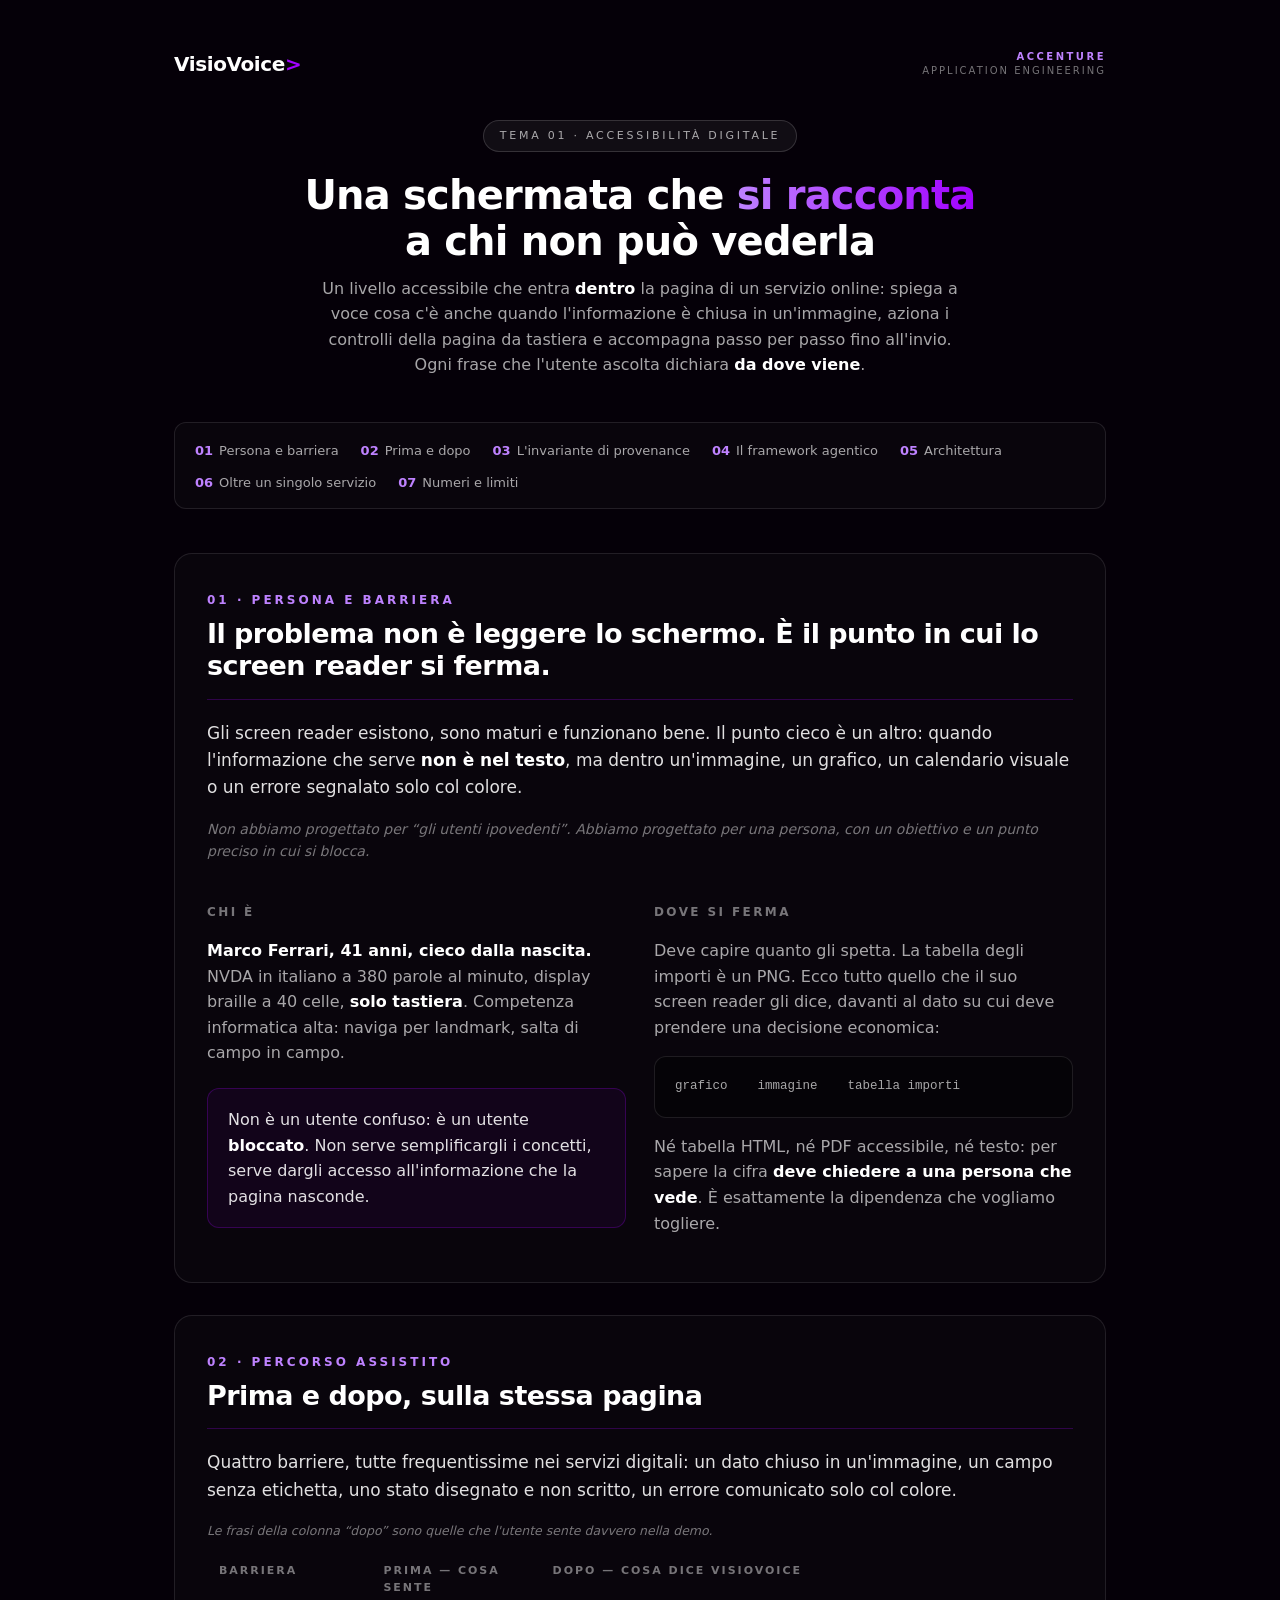
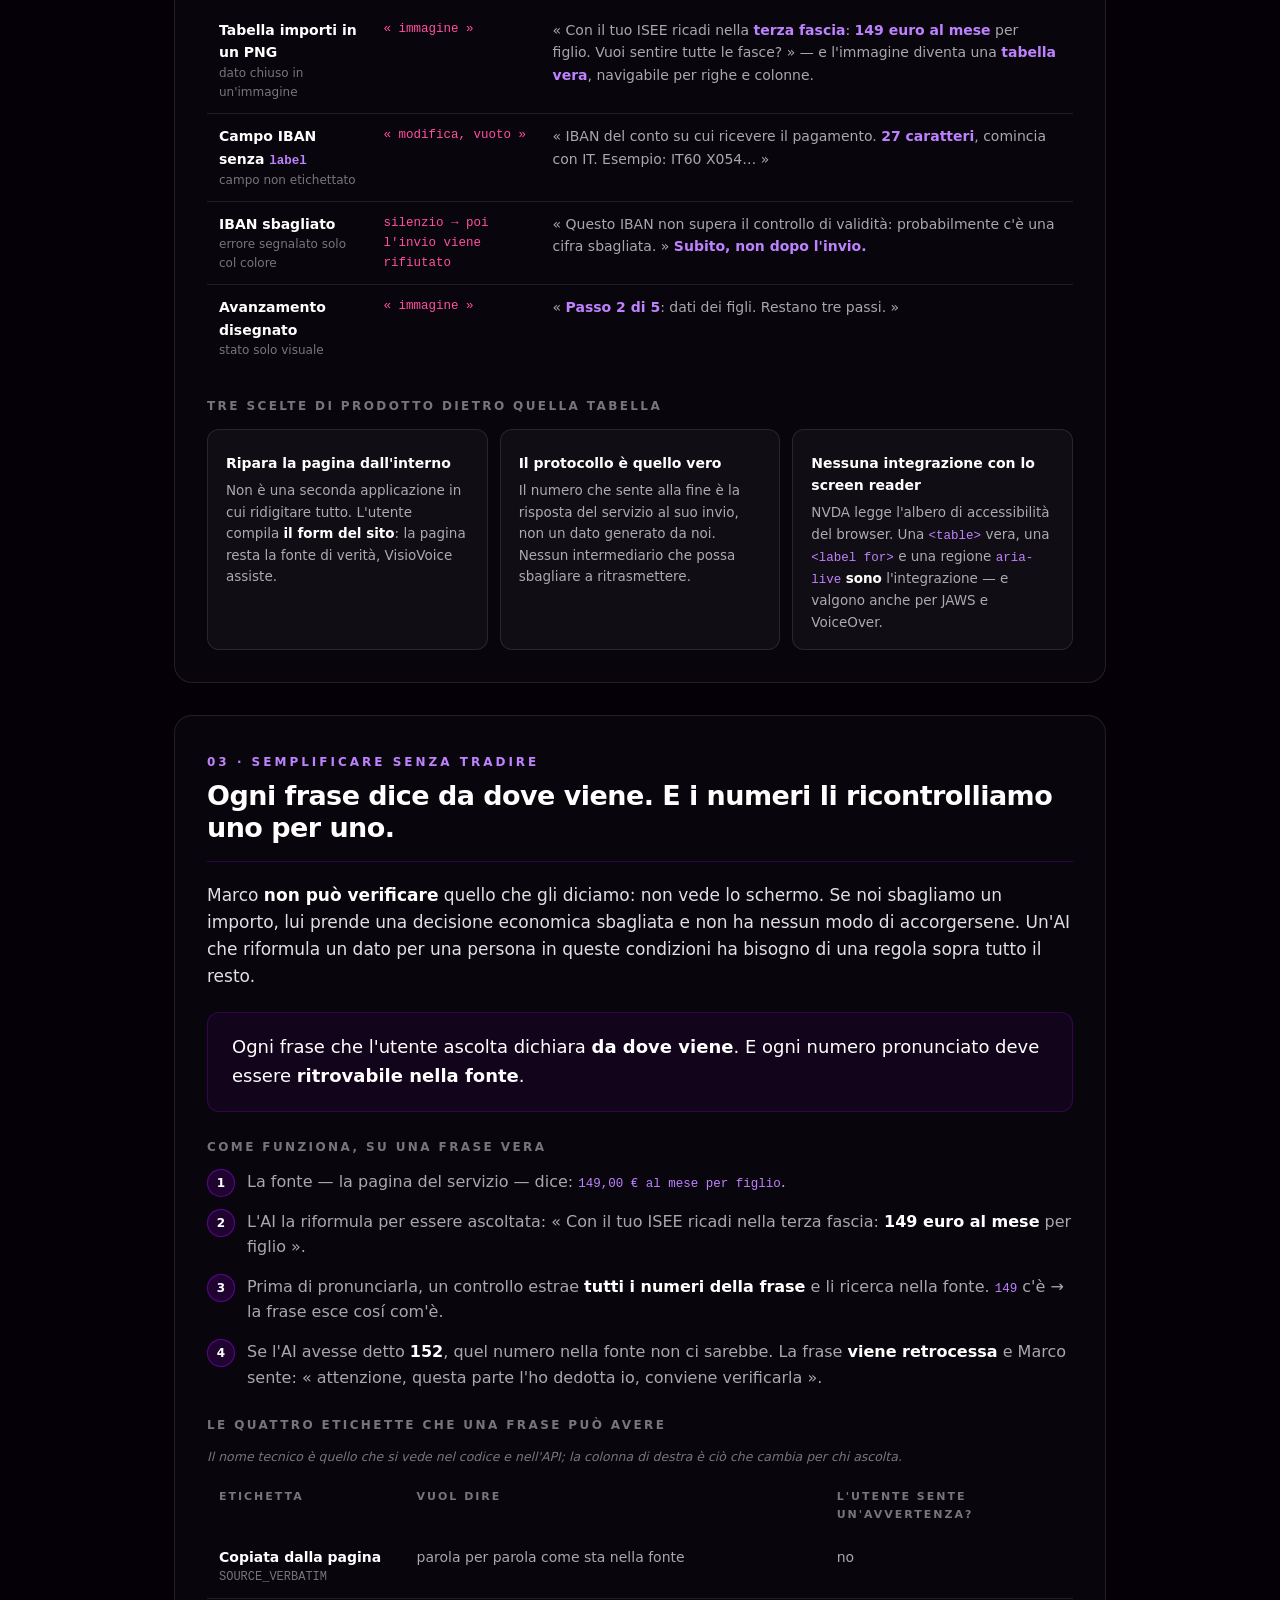
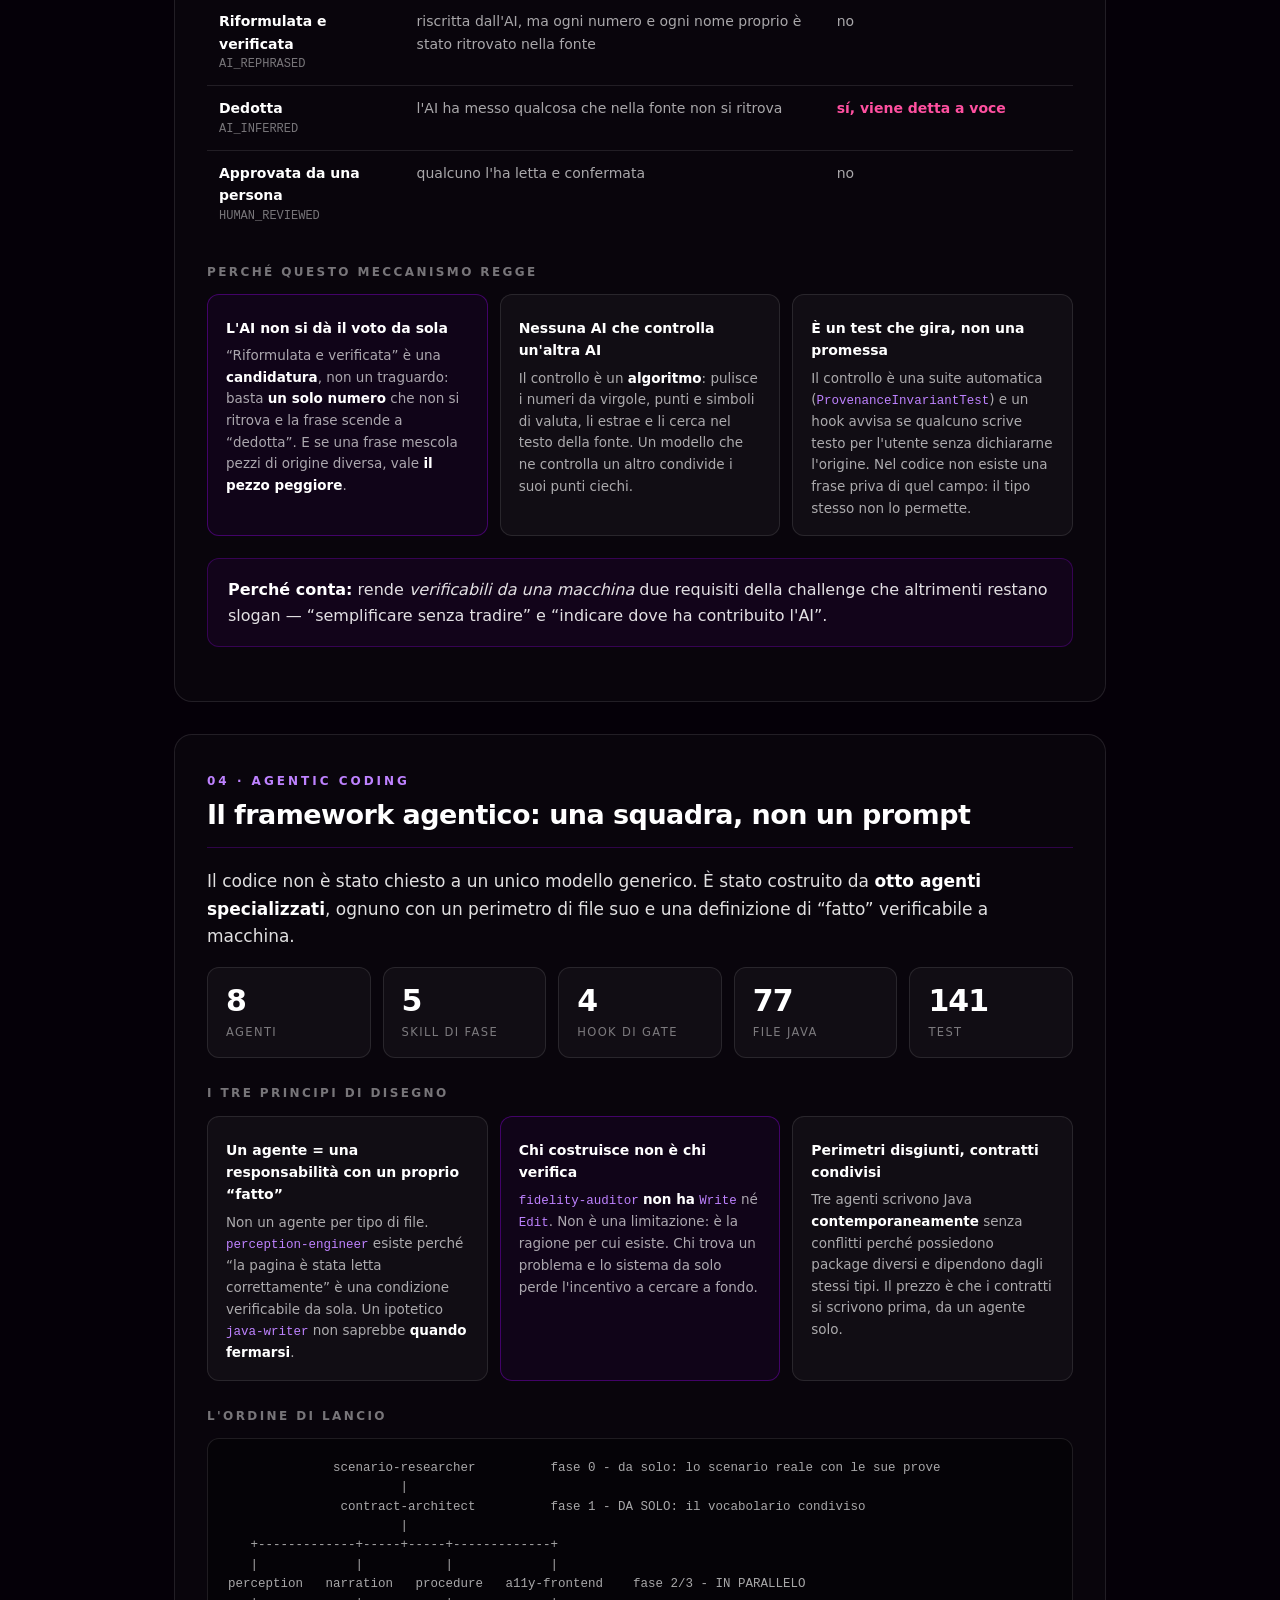
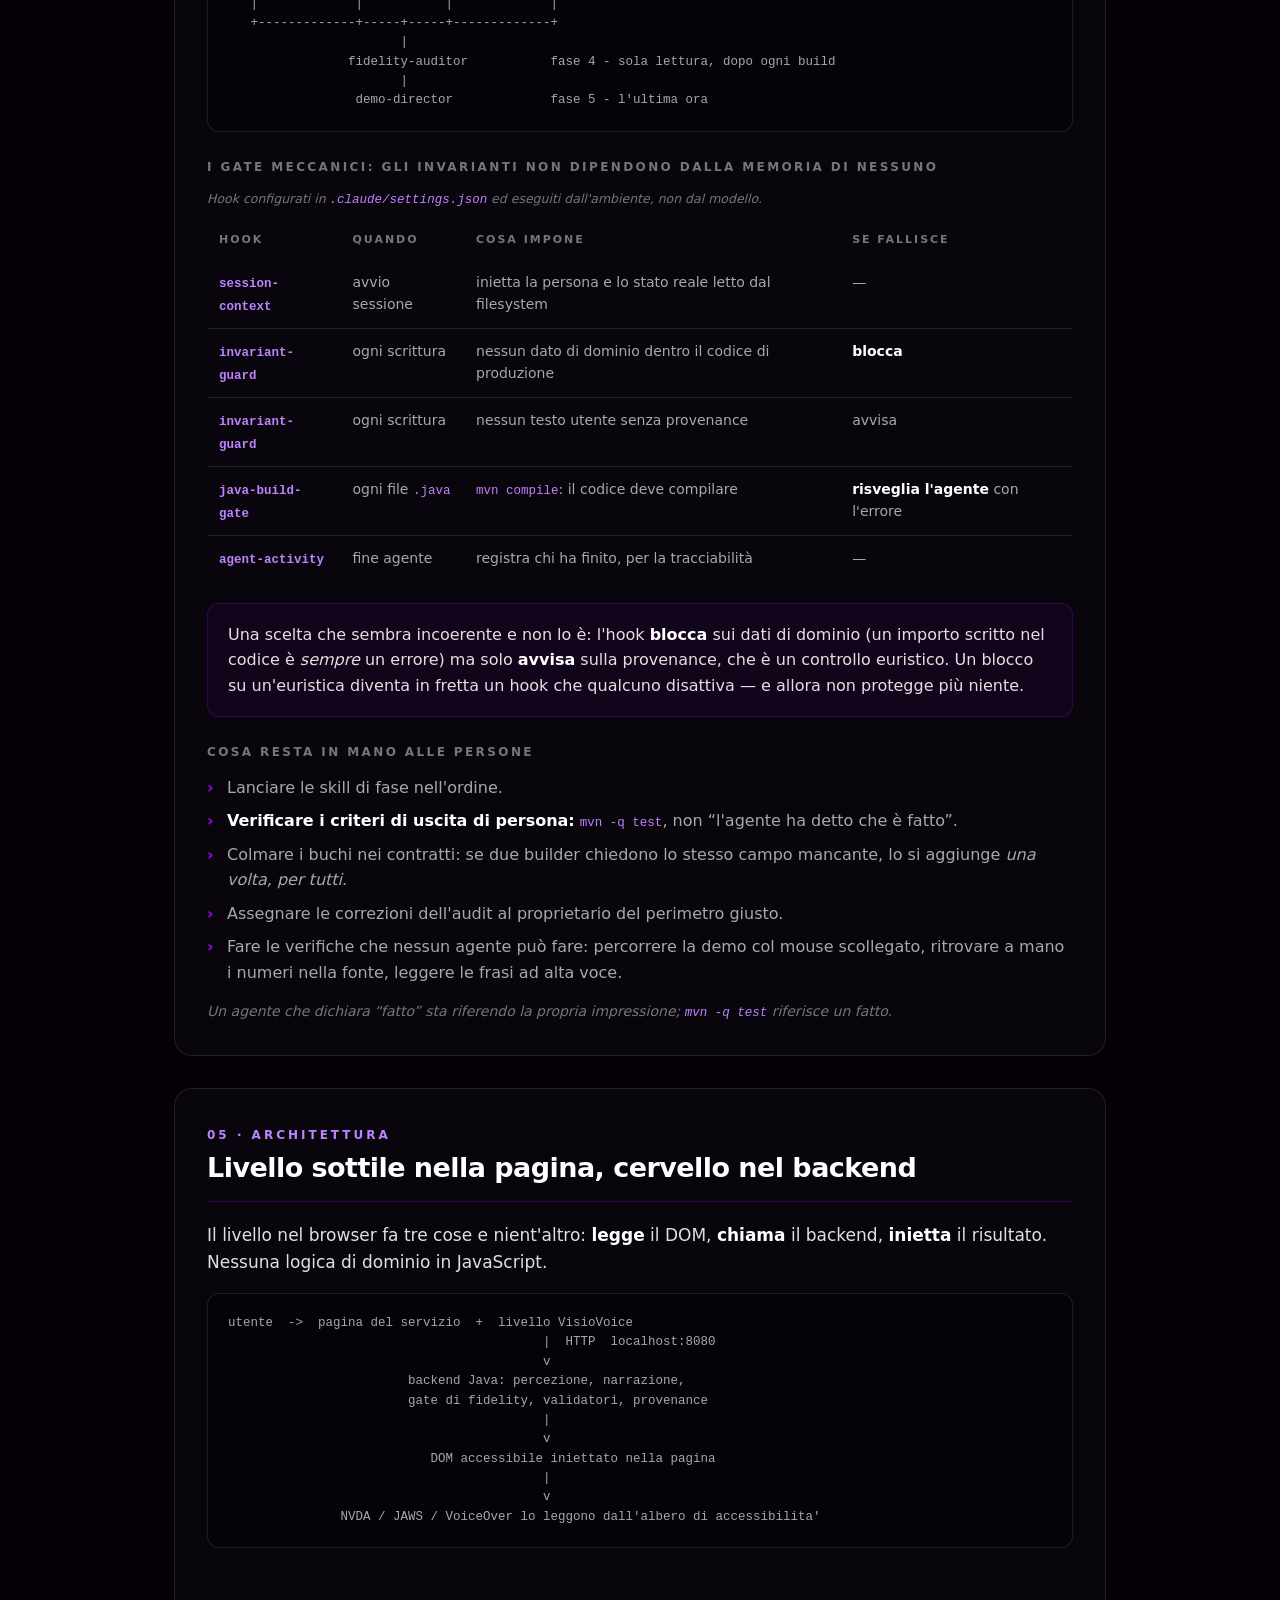
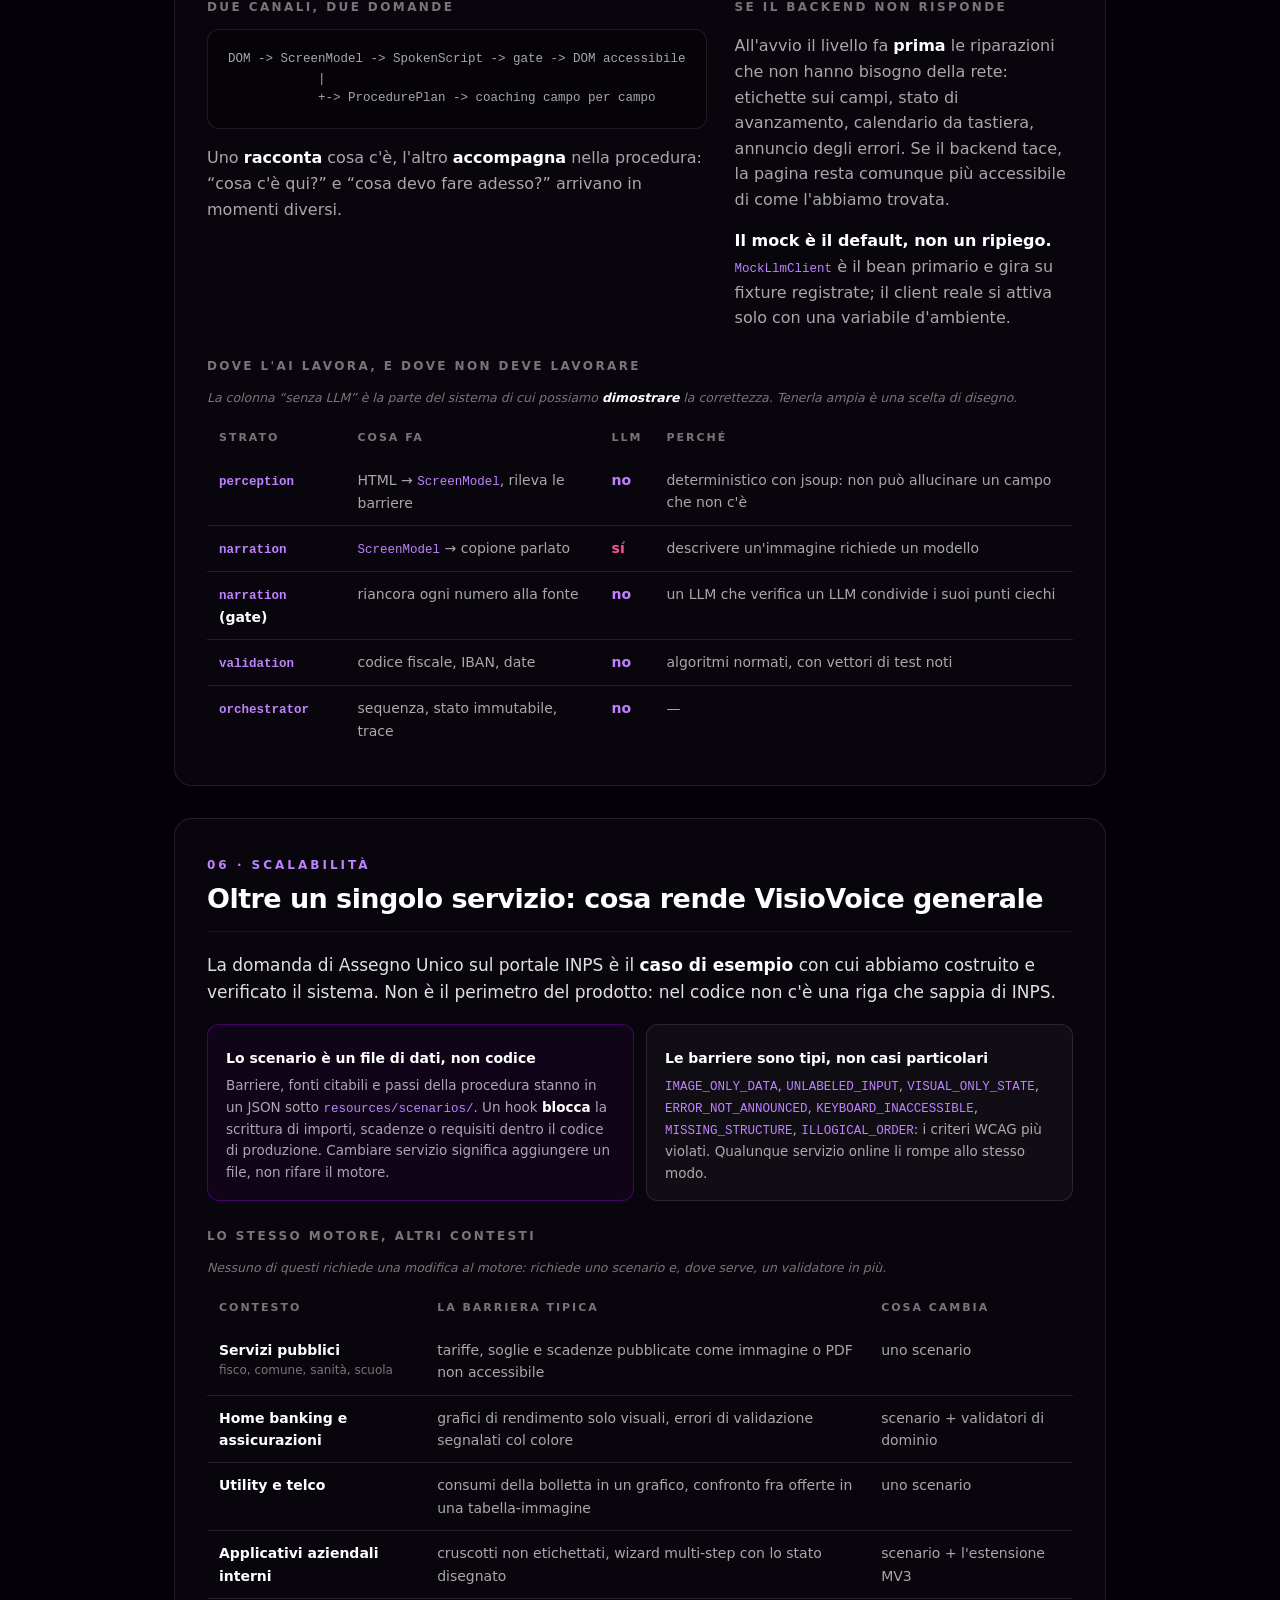
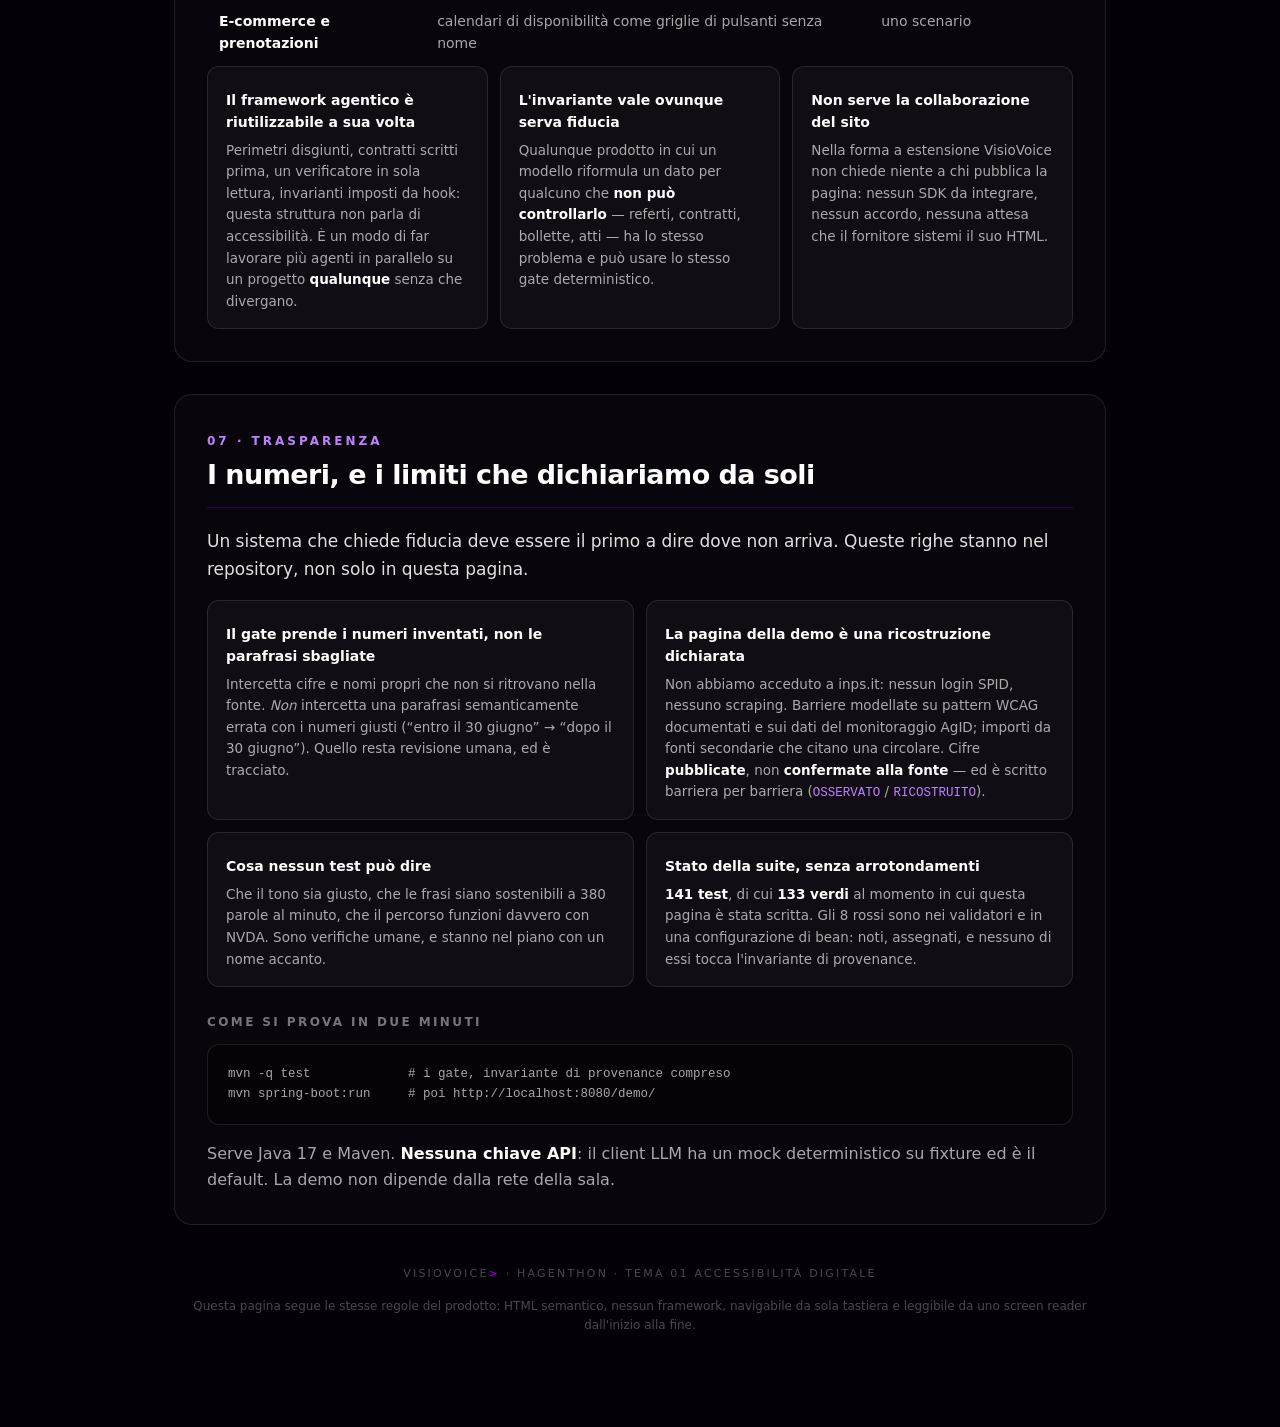
<file: presentation/index.html>
<!DOCTYPE html>
<html lang="it">
<head>
<meta charset="utf-8" />
<meta name="viewport" content="width=device-width, initial-scale=1" />
<title>VisioVoice · Hagenthon — Accessibilità Digitale</title>
<style>
  :root {
    --purple: #A100FF;
    --purple-light: #BE82FF;
    --purple-dark: #460073;
    --ink: #0A0014;
    --rose: #FF50A0;
    --bg: #050008;
    --t-1: rgba(255,255,255,0.88);
    --t-2: rgba(255,255,255,0.65);
    --t-3: rgba(255,255,255,0.45);
    --hair: rgba(255,255,255,0.10);
    --panel: rgba(255,255,255,0.02);
    --panel-2: rgba(255,255,255,0.035);
    --mono: "SFMono-Regular", Consolas, "Liberation Mono", Menlo, monospace;
  }
  * { box-sizing: border-box; }
  html { scroll-behavior: smooth; }
  body {
    margin: 0;
    background: var(--bg);
    color: #fff;
    font-family: "Inter", system-ui, -apple-system, "Segoe UI", Roboto, sans-serif;
    line-height: 1.6;
    -webkit-font-smoothing: antialiased;
  }
  .wrap { max-width: 980px; margin: 0 auto; padding: 48px 24px 80px; }
  a { color: var(--purple-light); text-underline-offset: 3px; }
  a:focus-visible { outline: 2px solid var(--purple-light); outline-offset: 3px; border-radius: 4px; }
  .skip { position: absolute; left: -9999px; top: 0; background: #fff; color: #000; padding: 12px 18px; z-index: 99; font-weight: 600; }
  .skip:focus { left: 0; }

  /* brand ------------------------------------------------------------- */
  .brand { display: flex; align-items: center; justify-content: space-between; gap: 16px; margin-bottom: 40px; }
  .brand .logo { font-size: 20px; font-weight: 700; letter-spacing: -0.02em; }
  .brand .logo .mark { color: var(--purple); }
  .brand .org { text-align: right; font-size: 10px; line-height: 1.4; }
  .brand .org .a { color: var(--purple-light); text-transform: uppercase; letter-spacing: 0.25em; font-weight: 600; }
  .brand .org .b { color: var(--t-3); text-transform: uppercase; letter-spacing: 0.2em; }

  /* hero -------------------------------------------------------------- */
  .hero { text-align: center; margin-bottom: 44px; }
  .hero .eyebrow {
    display: inline-block; border: 1px solid rgba(255,255,255,0.15);
    background: rgba(255,255,255,0.05); border-radius: 999px;
    padding: 6px 16px; font-size: 11px; text-transform: uppercase;
    letter-spacing: 0.25em; color: var(--t-2);
  }
  .hero h1 { font-size: 40px; font-weight: 700; letter-spacing: -0.02em; margin: 20px 0 12px; line-height: 1.15; }
  .hero h1 .grad {
    background: linear-gradient(90deg, var(--purple-light), var(--purple));
    -webkit-background-clip: text; background-clip: text; color: transparent;
  }
  .hero p.claim { max-width: 660px; margin: 0 auto; color: var(--t-2); }

  /* toc --------------------------------------------------------------- */
  nav.toc { border: 1px solid var(--hair); border-radius: 12px; background: var(--panel); padding: 14px 20px; margin-bottom: 44px; }
  nav.toc ol { list-style: none; display: flex; flex-wrap: wrap; gap: 6px 22px; margin: 0; padding: 0; }
  nav.toc a { color: var(--t-2); text-decoration: none; font-size: 13px; }
  nav.toc a:hover { color: #fff; text-decoration: underline; }
  nav.toc .n { color: var(--purple-light); font-weight: 700; margin-right: 6px; }

  /* sections ---------------------------------------------------------- */
  .theme { border: 1px solid var(--hair); border-radius: 18px; background: var(--panel); padding: 32px; margin-bottom: 32px; }
  .theme-head { border-bottom: 1px solid rgba(161,0,255,0.25); padding-bottom: 16px; margin-bottom: 20px; }
  .theme-num { font-size: 12px; font-weight: 700; text-transform: uppercase; letter-spacing: 0.25em; color: var(--purple-light); }
  .theme-head h2 { font-size: 27px; font-weight: 700; letter-spacing: -0.02em; margin: 6px 0 0; line-height: 1.2; }
  .objective { font-size: 17px; color: var(--t-1); }
  .focus { font-style: italic; color: var(--t-3); font-size: 14px; }

  h3 { font-size: 12px; text-transform: uppercase; letter-spacing: 0.2em; color: var(--purple-light); margin: 0 0 8px; }
  h4 { font-size: 12px; text-transform: uppercase; letter-spacing: 0.2em; color: var(--t-3); margin: 26px 0 12px; }
  h5 { font-size: 14px; font-weight: 600; margin: 6px 0; }
  p { color: var(--t-2); }
  .theme > p:last-child { margin-bottom: 0; }
  strong { color: #fff; }

  .callout { border: 1px solid rgba(161,0,255,0.25); background: rgba(161,0,255,0.06); border-radius: 12px; padding: 18px 20px; margin: 22px 0; }
  .callout p { margin: 0; color: var(--t-1); }
  .quote { border: 1px solid rgba(161,0,255,0.25); background: rgba(161,0,255,0.06); border-radius: 12px; padding: 20px 24px; margin: 22px 0; }
  .quote p { margin: 0; font-size: 18px; color: #fff; }
  .warn { border: 1px solid rgba(255,80,160,0.2); background: rgba(255,80,160,0.05); border-radius: 12px; padding: 18px 20px; margin-top: 24px; }
  .warn h4 { color: rgba(255,80,160,0.9); margin-top: 0; }
  .warn p { margin: 0; }

  .cols { display: grid; grid-template-columns: 1fr 1fr; gap: 28px; }
  .cards { display: grid; grid-template-columns: repeat(3, 1fr); gap: 12px; }
  .cards.two { grid-template-columns: 1fr 1fr; }
  .card { border: 1px solid var(--hair); background: var(--panel-2); border-radius: 12px; padding: 16px 18px; }
  .card .d-num { font-size: 13px; font-weight: 700; color: var(--purple-light); }
  .card p { font-size: 13.5px; color: var(--t-2); margin: 0; }
  .card.hl { border-color: rgba(161,0,255,0.35); background: rgba(161,0,255,0.05); }

  .bullets { list-style: none; padding: 0; margin: 0; }
  .bullets li { position: relative; padding-left: 20px; color: var(--t-2); margin-bottom: 8px; }
  .bullets li::before { content: "\203A"; position: absolute; left: 0; color: var(--purple); font-weight: 700; }
  .avoid-list li::before { content: "\00D7"; color: var(--rose); }

  /* stat tiles -------------------------------------------------------- */
  .tiles { display: grid; grid-template-columns: repeat(5, 1fr); gap: 12px; margin: 4px 0 8px; }
  .tile { border: 1px solid var(--hair); background: var(--panel-2); border-radius: 12px; padding: 16px 18px; }
  .tile .num { display: block; font-size: 30px; font-weight: 700; letter-spacing: -0.03em; line-height: 1.1; }
  .tile .lab { display: block; font-size: 11.5px; text-transform: uppercase; letter-spacing: 0.12em; color: var(--t-3); margin-top: 6px; }

  /* before / after ---------------------------------------------------- */
  table { width: 100%; border-collapse: collapse; font-size: 14px; }
  caption { text-align: left; color: var(--t-3); font-size: 12.5px; padding-bottom: 10px; font-style: italic; }
  th, td { text-align: left; padding: 11px 12px; border-bottom: 1px solid var(--hair); vertical-align: top; color: var(--t-2); }
  thead th { font-size: 11px; text-transform: uppercase; letter-spacing: 0.18em; color: var(--t-3); font-weight: 600; }
  tbody th { color: #fff; font-weight: 600; }
  tr:last-child td, tr:last-child th { border-bottom: none; }
  code, .mono { font-family: var(--mono); font-size: 12.5px; }
  code { color: var(--purple-light); }
  .hears { font-family: var(--mono); font-size: 12.5px; color: var(--rose); }
  .says b { color: var(--purple-light); font-weight: 600; }
  .yes { color: var(--rose); font-weight: 600; }
  .no { color: var(--purple-light); font-weight: 600; }
  .small { display: block; font-size: 12px; color: var(--t-3); font-weight: 400; }

  pre.diagram {
    font-family: var(--mono); font-size: 12.5px; line-height: 1.55; color: var(--t-2);
    border: 1px solid var(--hair); background: rgba(0,0,0,0.35); border-radius: 12px;
    padding: 20px; overflow-x: auto; margin: 0;
  }

  /* steps ------------------------------------------------------------- */
  ol.steps { counter-reset: s; list-style: none; padding: 0; margin: 0; }
  ol.steps li { counter-increment: s; position: relative; padding-left: 40px; margin-bottom: 14px; color: var(--t-2); }
  ol.steps li::before {
    content: counter(s); position: absolute; left: 0; top: 0;
    width: 26px; height: 26px; border-radius: 50%; text-align: center; line-height: 26px;
    font-size: 12px; font-weight: 700; color: #fff;
    border: 1px solid rgba(161,0,255,0.5); background: rgba(161,0,255,0.15);
  }

  footer { text-align: center; margin-top: 40px; font-size: 11px; text-transform: uppercase; letter-spacing: 0.2em; color: rgba(255,255,255,0.28); }
  footer .mark { color: var(--purple); }
  footer p { color: inherit; }

  @media (max-width: 720px) {
    .cols, .cards, .cards.two { grid-template-columns: 1fr; }
    .tiles { grid-template-columns: 1fr 1fr; }
    .hero h1 { font-size: 30px; }
    .theme { padding: 22px; }
  }
  @media (prefers-reduced-motion: reduce) { html { scroll-behavior: auto; } }
  @media print {
    body { background: #fff; color: #111; }
    .theme { break-inside: avoid; border-color: #ddd; background: #fff; }
  }
</style>
</head>
<body>
<a class="skip" href="#contenuto">Salta al contenuto</a>
<div class="wrap">

  <div class="brand">
    <span class="logo">VisioVoice<span class="mark">&gt;</span></span>
    <span class="org">
      <span class="a">Accenture</span><br />
      <span class="b">Application Engineering</span>
    </span>
  </div>

  <div class="hero">
    <span class="eyebrow">Tema 01 &middot; Accessibilit&agrave; Digitale</span>
    <h1>Una schermata che <span class="grad">si racconta</span><br />a chi non pu&ograve; vederla</h1>
    <p class="claim">
      Un livello accessibile che entra <strong>dentro</strong> la pagina di un servizio online: spiega a voce
      cosa c&#39;&egrave; anche quando l&#39;informazione &egrave; chiusa in un&#39;immagine, aziona i controlli della
      pagina da tastiera e accompagna passo per passo fino all&#39;invio. Ogni frase che l&#39;utente ascolta
      dichiara <strong>da dove viene</strong>.
    </p>
  </div>

  <nav class="toc" aria-label="Indice della presentazione">
    <ol>
      <li><a href="#s1"><span class="n">01</span>Persona e barriera</a></li>
      <li><a href="#s2"><span class="n">02</span>Prima e dopo</a></li>
      <li><a href="#s3"><span class="n">03</span>L&#39;invariante di provenance</a></li>
      <li><a href="#s4"><span class="n">04</span>Il framework agentico</a></li>
      <li><a href="#s5"><span class="n">05</span>Architettura</a></li>
      <li><a href="#s6"><span class="n">06</span>Oltre un singolo servizio</a></li>
      <li><a href="#s7"><span class="n">07</span>Numeri e limiti</a></li>
    </ol>
  </nav>

  <main id="contenuto">

  <!-- 01 ------------------------------------------------------------- -->
  <article class="theme" id="s1">
    <header class="theme-head">
      <span class="theme-num">01 &middot; Persona e barriera</span>
      <h2>Il problema non &egrave; leggere lo schermo. &Egrave; il punto in cui lo screen reader si ferma.</h2>
    </header>

    <p class="objective">Gli screen reader esistono, sono maturi e funzionano bene. Il punto cieco &egrave; un
    altro: quando l&#39;informazione che serve <strong>non &egrave; nel testo</strong>, ma dentro un&#39;immagine,
    un grafico, un calendario visuale o un errore segnalato solo col colore.</p>
    <p class="focus">Non abbiamo progettato per &ldquo;gli utenti ipovedenti&rdquo;. Abbiamo progettato per una
    persona, con un obiettivo e un punto preciso in cui si blocca.</p>

    <div class="cols">
      <div>
        <h4>Chi &egrave;</h4>
        <p><strong>Marco Ferrari, 41 anni, cieco dalla nascita.</strong> NVDA in italiano a 380 parole al
        minuto, display braille a 40 celle, <strong>solo tastiera</strong>. Competenza informatica alta:
        naviga per landmark, salta di campo in campo.</p>
        <div class="callout">
          <p>Non &egrave; un utente confuso: &egrave; un utente <strong>bloccato</strong>. Non serve
          semplificargli i concetti, serve dargli accesso all&#39;informazione che la pagina nasconde.</p>
        </div>
      </div>
      <div>
        <h4>Dove si ferma</h4>
        <p>Deve capire quanto gli spetta. La tabella degli importi &egrave; un PNG. Ecco tutto quello che il
        suo screen reader gli dice, davanti al dato su cui deve prendere una decisione economica:</p>
        <pre class="diagram" aria-label="Cosa pronuncia lo screen reader">grafico    immagine    tabella importi</pre>
        <p style="margin-bottom:0">N&eacute; tabella HTML, n&eacute; PDF accessibile, n&eacute; testo: per sapere
        la cifra <strong>deve chiedere a una persona che vede</strong>. &Egrave; esattamente la dipendenza che
        vogliamo togliere.</p>
      </div>
    </div>
  </article>

  <!-- 02 ------------------------------------------------------------- -->
  <article class="theme" id="s2">
    <header class="theme-head">
      <span class="theme-num">02 &middot; Percorso assistito</span>
      <h2>Prima e dopo, sulla stessa pagina</h2>
    </header>

    <p class="objective">Quattro barriere, tutte frequentissime nei servizi digitali: un dato chiuso in
    un&#39;immagine, un campo senza etichetta, uno stato disegnato e non scritto, un errore comunicato solo
    col colore.</p>

    <table>
      <caption>Le frasi della colonna &ldquo;dopo&rdquo; sono quelle che l&#39;utente sente davvero nella demo.</caption>
      <thead>
        <tr><th scope="col">Barriera</th><th scope="col">Prima &mdash; cosa sente</th><th scope="col">Dopo &mdash; cosa dice VisioVoice</th></tr>
      </thead>
      <tbody>
        <tr>
          <th scope="row">Tabella importi in un PNG<span class="small">dato chiuso in un&#39;immagine</span></th>
          <td class="hears">&laquo; immagine &raquo;</td>
          <td class="says">&laquo; Con il tuo ISEE ricadi nella <b>terza fascia</b>: <b>149 euro al mese</b> per
            figlio. Vuoi sentire tutte le fasce? &raquo; &mdash; e l&#39;immagine diventa una
            <b>tabella vera</b>, navigabile per righe e colonne.</td>
        </tr>
        <tr>
          <th scope="row">Campo IBAN senza <code>label</code><span class="small">campo non etichettato</span></th>
          <td class="hears">&laquo; modifica, vuoto &raquo;</td>
          <td class="says">&laquo; IBAN del conto su cui ricevere il pagamento. <b>27 caratteri</b>, comincia
            con IT. Esempio: IT60 X054&hellip; &raquo;</td>
        </tr>
        <tr>
          <th scope="row">IBAN sbagliato<span class="small">errore segnalato solo col colore</span></th>
          <td class="hears">silenzio &rarr; poi l&#39;invio viene rifiutato</td>
          <td class="says">&laquo; Questo IBAN non supera il controllo di validit&agrave;: probabilmente c&#39;&egrave;
            una cifra sbagliata. &raquo; <b>Subito, non dopo l&#39;invio.</b></td>
        </tr>
        <tr>
          <th scope="row">Avanzamento disegnato<span class="small">stato solo visuale</span></th>
          <td class="hears">&laquo; immagine &raquo;</td>
          <td class="says">&laquo; <b>Passo 2 di 5</b>: dati dei figli. Restano tre passi. &raquo;</td>
        </tr>
      </tbody>
    </table>

    <h4>Tre scelte di prodotto dietro quella tabella</h4>
    <div class="cards">
      <div class="card">
        <h5>Ripara la pagina dall&#39;interno</h5>
        <p>Non &egrave; una seconda applicazione in cui ridigitare tutto. L&#39;utente compila
        <strong>il form del sito</strong>: la pagina resta la fonte di verit&agrave;, VisioVoice assiste.</p>
      </div>
      <div class="card">
        <h5>Il protocollo &egrave; quello vero</h5>
        <p>Il numero che sente alla fine &egrave; la risposta del servizio al suo invio, non un dato generato
        da noi. Nessun intermediario che possa sbagliare a ritrasmettere.</p>
      </div>
      <div class="card">
        <h5>Nessuna integrazione con lo screen reader</h5>
        <p>NVDA legge l&#39;albero di accessibilit&agrave; del browser. Una <code>&lt;table&gt;</code> vera, una
        <code>&lt;label for&gt;</code> e una regione <code>aria-live</code> <strong>sono</strong>
        l&#39;integrazione &mdash; e valgono anche per JAWS e VoiceOver.</p>
      </div>
    </div>
  </article>

  <!-- 03 ------------------------------------------------------------- -->
  <article class="theme" id="s3">
    <header class="theme-head">
      <span class="theme-num">03 &middot; Semplificare senza tradire</span>
      <h2>Ogni frase dice da dove viene. E i numeri li ricontrolliamo uno per uno.</h2>
    </header>

    <p class="objective">Marco <strong>non pu&ograve; verificare</strong> quello che gli diciamo: non vede
    lo schermo. Se noi sbagliamo un importo, lui prende una decisione economica sbagliata e non ha
    nessun modo di accorgersene. Un&#39;AI che riformula un dato per una persona in queste condizioni
    ha bisogno di una regola sopra tutto il resto.</p>

    <div class="quote">
      <p>Ogni frase che l&#39;utente ascolta dichiara <strong>da dove viene</strong>. E ogni numero
      pronunciato deve essere <strong>ritrovabile nella fonte</strong>.</p>
    </div>

    <h4>Come funziona, su una frase vera</h4>
    <ol class="steps">
      <li>La fonte &mdash; la pagina del servizio &mdash; dice: <code>149,00 &euro; al mese per figlio</code>.</li>
      <li>L&#39;AI la riformula per essere ascoltata: &laquo; Con il tuo ISEE ricadi nella terza fascia:
        <strong>149 euro al mese</strong> per figlio &raquo;.</li>
      <li>Prima di pronunciarla, un controllo estrae <strong>tutti i numeri della frase</strong> e li
        ricerca nella fonte. <code>149</code> c&#39;&egrave; &rarr; la frase esce cos&iacute; com&#39;&egrave;.</li>
      <li>Se l&#39;AI avesse detto <strong>152</strong>, quel numero nella fonte non ci sarebbe. La frase
        <strong>viene retrocessa</strong> e Marco sente: &laquo; attenzione, questa parte l&#39;ho dedotta
        io, conviene verificarla &raquo;.</li>
    </ol>

    <h4>Le quattro etichette che una frase pu&ograve; avere</h4>
    <table>
      <caption>Il nome tecnico &egrave; quello che si vede nel codice e nell&#39;API; la colonna di destra &egrave; ci&ograve; che cambia per chi ascolta.</caption>
      <thead>
        <tr><th scope="col">Etichetta</th><th scope="col">Vuol dire</th><th scope="col">L&#39;utente sente un&#39;avvertenza?</th></tr>
      </thead>
      <tbody>
        <tr><th scope="row">Copiata dalla pagina<span class="small mono">SOURCE_VERBATIM</span></th>
            <td>parola per parola come sta nella fonte</td><td>no</td></tr>
        <tr><th scope="row">Riformulata e verificata<span class="small mono">AI_REPHRASED</span></th>
            <td>riscritta dall&#39;AI, ma ogni numero e ogni nome proprio &egrave; stato ritrovato nella fonte</td><td>no</td></tr>
        <tr><th scope="row">Dedotta<span class="small mono">AI_INFERRED</span></th>
            <td>l&#39;AI ha messo qualcosa che nella fonte non si ritrova</td><td class="yes">s&iacute;, viene detta a voce</td></tr>
        <tr><th scope="row">Approvata da una persona<span class="small mono">HUMAN_REVIEWED</span></th>
            <td>qualcuno l&#39;ha letta e confermata</td><td>no</td></tr>
      </tbody>
    </table>

    <h4>Perch&eacute; questo meccanismo regge</h4>
    <div class="cards">
      <div class="card hl">
        <h5>L&#39;AI non si d&agrave; il voto da sola</h5>
        <p>&ldquo;Riformulata e verificata&rdquo; &egrave; una <strong>candidatura</strong>, non un traguardo:
        basta <strong>un solo numero</strong> che non si ritrova e la frase scende a &ldquo;dedotta&rdquo;.
        E se una frase mescola pezzi di origine diversa, vale <strong>il pezzo peggiore</strong>.</p>
      </div>
      <div class="card">
        <h5>Nessuna AI che controlla un&#39;altra AI</h5>
        <p>Il controllo &egrave; un <strong>algoritmo</strong>: pulisce i numeri da virgole, punti e simboli
        di valuta, li estrae e li cerca nel testo della fonte. Un modello che ne controlla un altro
        condivide i suoi punti ciechi.</p>
      </div>
      <div class="card">
        <h5>&Egrave; un test che gira, non una promessa</h5>
        <p>Il controllo &egrave; una suite automatica (<code>ProvenanceInvariantTest</code>) e un hook
        avvisa se qualcuno scrive testo per l&#39;utente senza dichiararne l&#39;origine. Nel codice non
        esiste una frase priva di quel campo: il tipo stesso non lo permette.</p>
      </div>
    </div>

    <div class="callout">
      <p><strong>Perch&eacute; conta:</strong> rende <em>verificabili da una macchina</em> due requisiti della
      challenge che altrimenti restano slogan &mdash; &ldquo;semplificare senza tradire&rdquo; e
      &ldquo;indicare dove ha contribuito l&#39;AI&rdquo;.</p>
    </div>
  </article>

  <!-- 05 ------------------------------------------------------------- -->
  <article class="theme" id="s4">
    <header class="theme-head">
      <span class="theme-num">04 &middot; Agentic coding</span>
      <h2>Il framework agentico: una squadra, non un prompt</h2>
    </header>

    <p class="objective">Il codice non &egrave; stato chiesto a un unico modello generico. &Egrave; stato
    costruito da <strong>otto agenti specializzati</strong>, ognuno con un perimetro di file suo e una
    definizione di &ldquo;fatto&rdquo; verificabile a macchina.</p>

    <div class="tiles">
      <div class="tile"><span class="num">8</span><span class="lab">agenti</span></div>
      <div class="tile"><span class="num">5</span><span class="lab">skill di fase</span></div>
      <div class="tile"><span class="num">4</span><span class="lab">hook di gate</span></div>
      <div class="tile"><span class="num">77</span><span class="lab">file Java</span></div>
      <div class="tile"><span class="num">141</span><span class="lab">test</span></div>
    </div>

    <h4>I tre principi di disegno</h4>
    <div class="cards">
      <div class="card">
        <h5>Un agente = una responsabilit&agrave; con un proprio &ldquo;fatto&rdquo;</h5>
        <p>Non un agente per tipo di file. <code>perception-engineer</code> esiste perch&eacute; &ldquo;la pagina
        &egrave; stata letta correttamente&rdquo; &egrave; una condizione verificabile da sola. Un ipotetico
        <code>java-writer</code> non saprebbe <strong>quando fermarsi</strong>.</p>
      </div>
      <div class="card hl">
        <h5>Chi costruisce non &egrave; chi verifica</h5>
        <p><code>fidelity-auditor</code> <strong>non ha</strong> <code>Write</code> n&eacute;
        <code>Edit</code>. Non &egrave; una limitazione: &egrave; la ragione per cui esiste. Chi trova un
        problema e lo sistema da solo perde l&#39;incentivo a cercare a fondo.</p>
      </div>
      <div class="card">
        <h5>Perimetri disgiunti, contratti condivisi</h5>
        <p>Tre agenti scrivono Java <strong>contemporaneamente</strong> senza conflitti perch&eacute;
        possiedono package diversi e dipendono dagli stessi tipi. Il prezzo &egrave; che i contratti si
        scrivono prima, da un agente solo.</p>
      </div>
    </div>

    <h4>L&#39;ordine di lancio</h4>
    <pre class="diagram" aria-label="Diagramma dell'ordine di lancio degli agenti">
              scenario-researcher          fase 0 - da solo: lo scenario reale con le sue prove
                       |
               contract-architect          fase 1 - DA SOLO: il vocabolario condiviso
                       |
   +-------------+-----+-----+-------------+
   |             |           |             |
perception   narration   procedure   a11y-frontend    fase 2/3 - IN PARALLELO
   |             |           |             |
   +-------------+-----+-----+-------------+
                       |
                fidelity-auditor           fase 4 - sola lettura, dopo ogni build
                       |
                 demo-director             fase 5 - l'ultima ora
</pre>
    <h4>I gate meccanici: gli invarianti non dipendono dalla memoria di nessuno</h4>
    <table>
      <caption>Hook configurati in <code>.claude/settings.json</code> ed eseguiti dall&#39;ambiente, non dal modello.</caption>
      <thead>
        <tr><th scope="col">Hook</th><th scope="col">Quando</th><th scope="col">Cosa impone</th><th scope="col">Se fallisce</th></tr>
      </thead>
      <tbody>
        <tr><th scope="row"><code>session-context</code></th><td>avvio sessione</td><td>inietta la persona e lo stato reale letto dal filesystem</td><td>&mdash;</td></tr>
        <tr><th scope="row"><code>invariant-guard</code></th><td>ogni scrittura</td><td>nessun dato di dominio dentro il codice di produzione</td><td><strong>blocca</strong></td></tr>
        <tr><th scope="row"><code>invariant-guard</code></th><td>ogni scrittura</td><td>nessun testo utente senza provenance</td><td>avvisa</td></tr>
        <tr><th scope="row"><code>java-build-gate</code></th><td>ogni file <code>.java</code></td><td><code>mvn compile</code>: il codice deve compilare</td><td><strong>risveglia l&#39;agente</strong> con l&#39;errore</td></tr>
        <tr><th scope="row"><code>agent-activity</code></th><td>fine agente</td><td>registra chi ha finito, per la tracciabilit&agrave;</td><td>&mdash;</td></tr>
      </tbody>
    </table>
    <div class="callout">
      <p>Una scelta che sembra incoerente e non lo &egrave;: l&#39;hook <strong>blocca</strong> sui dati di
      dominio (un importo scritto nel codice &egrave; <em>sempre</em> un errore) ma solo
      <strong>avvisa</strong> sulla provenance, che &egrave; un controllo euristico. Un blocco su
      un&#39;euristica diventa in fretta un hook che qualcuno disattiva &mdash; e allora non protegge
      pi&ugrave; niente.</p>
    </div>

    <h4>Cosa resta in mano alle persone</h4>
    <ul class="bullets">
      <li>Lanciare le skill di fase nell&#39;ordine.</li>
      <li><strong>Verificare i criteri di uscita di persona:</strong> <code>mvn -q test</code>, non &ldquo;l&#39;agente ha detto che &egrave; fatto&rdquo;.</li>
      <li>Colmare i buchi nei contratti: se due builder chiedono lo stesso campo mancante, lo si aggiunge <em>una volta, per tutti</em>.</li>
      <li>Assegnare le correzioni dell&#39;audit al proprietario del perimetro giusto.</li>
      <li>Fare le verifiche che nessun agente pu&ograve; fare: percorrere la demo col mouse scollegato, ritrovare a mano i numeri nella fonte, leggere le frasi ad alta voce.</li>
    </ul>
    <p class="focus">Un agente che dichiara &ldquo;fatto&rdquo; sta riferendo la propria impressione;
    <code>mvn -q test</code> riferisce un fatto.</p>
  </article>

  <!-- 06 ------------------------------------------------------------- -->
  <article class="theme" id="s5">
    <header class="theme-head">
      <span class="theme-num">05 &middot; Architettura</span>
      <h2>Livello sottile nella pagina, cervello nel backend</h2>
    </header>

    <p class="objective">Il livello nel browser fa tre cose e nient&#39;altro: <strong>legge</strong> il DOM,
    <strong>chiama</strong> il backend, <strong>inietta</strong> il risultato. Nessuna logica di dominio in
    JavaScript.</p>

    <pre class="diagram" aria-label="Diagramma dell'architettura">
utente  ->  pagina del servizio  +  livello VisioVoice
                                          |  HTTP  localhost:8080
                                          v
                        backend Java: percezione, narrazione,
                        gate di fidelity, validatori, provenance
                                          |
                                          v
                           DOM accessibile iniettato nella pagina
                                          |
                                          v
               NVDA / JAWS / VoiceOver lo leggono dall'albero di accessibilita'
</pre>

    <div class="cols" style="margin-top:24px">
      <div>
        <h4>Due canali, due domande</h4>
        <pre class="diagram">DOM -> ScreenModel -> SpokenScript -> gate -> DOM accessibile
            |
            +-> ProcedurePlan -> coaching campo per campo</pre>
        <p style="margin-bottom:0">Uno <strong>racconta</strong> cosa c&#39;&egrave;, l&#39;altro
        <strong>accompagna</strong> nella procedura: &ldquo;cosa c&#39;&egrave; qui?&rdquo; e &ldquo;cosa devo
        fare adesso?&rdquo; arrivano in momenti diversi.</p>
      </div>
      <div>
        <h4>Se il backend non risponde</h4>
        <p>All&#39;avvio il livello fa <strong>prima</strong> le riparazioni che non hanno bisogno della rete:
        etichette sui campi, stato di avanzamento, calendario da tastiera, annuncio degli errori.
        Se il backend tace, la pagina resta comunque pi&ugrave; accessibile di come l&#39;abbiamo trovata.</p>
        <p style="margin-bottom:0"><strong>Il mock &egrave; il default, non un ripiego.</strong>
        <code>MockLlmClient</code> &egrave; il bean primario e gira su fixture registrate; il client reale si
        attiva solo con una variabile d&#39;ambiente.</p>
      </div>
    </div>

    <h4>Dove l&#39;AI lavora, e dove non deve lavorare</h4>
    <table>
      <caption>La colonna &ldquo;senza LLM&rdquo; &egrave; la parte del sistema di cui possiamo <strong>dimostrare</strong> la correttezza. Tenerla ampia &egrave; una scelta di disegno.</caption>
      <thead>
        <tr><th scope="col">Strato</th><th scope="col">Cosa fa</th><th scope="col">LLM</th><th scope="col">Perch&eacute;</th></tr>
      </thead>
      <tbody>
        <tr><th scope="row"><code>perception</code></th><td>HTML &rarr; <code>ScreenModel</code>, rileva le barriere</td><td class="no">no</td><td>deterministico con jsoup: non pu&ograve; allucinare un campo che non c&#39;&egrave;</td></tr>
        <tr><th scope="row"><code>narration</code></th><td><code>ScreenModel</code> &rarr; copione parlato</td><td class="yes">s&iacute;</td><td>descrivere un&#39;immagine richiede un modello</td></tr>
        <tr><th scope="row"><code>narration</code> (gate)</th><td>riancora ogni numero alla fonte</td><td class="no">no</td><td>un LLM che verifica un LLM condivide i suoi punti ciechi</td></tr>
        <tr><th scope="row"><code>validation</code></th><td>codice fiscale, IBAN, date</td><td class="no">no</td><td>algoritmi normati, con vettori di test noti</td></tr>
        <tr><th scope="row"><code>orchestrator</code></th><td>sequenza, stato immutabile, trace</td><td class="no">no</td><td>&mdash;</td></tr>
      </tbody>
    </table>
  </article>

  <!-- 07 ------------------------------------------------------------- -->
  <article class="theme" id="s6">
    <header class="theme-head">
      <span class="theme-num">06 &middot; Scalabilit&agrave;</span>
      <h2>Oltre un singolo servizio: cosa rende VisioVoice generale</h2>
    </header>

    <p class="objective">La domanda di Assegno Unico sul portale INPS &egrave; il <strong>caso di esempio</strong>
    con cui abbiamo costruito e verificato il sistema. Non &egrave; il perimetro del prodotto: nel codice non
    c&#39;&egrave; una riga che sappia di INPS.</p>

    <div class="cards two">
      <div class="card hl">
        <h5>Lo scenario &egrave; un file di dati, non codice</h5>
        <p>Barriere, fonti citabili e passi della procedura stanno in un JSON sotto
        <code>resources/scenarios/</code>. Un hook <strong>blocca</strong> la scrittura di importi, scadenze o
        requisiti dentro il codice di produzione. Cambiare servizio significa aggiungere un file, non rifare
        il motore.</p>
      </div>
      <div class="card">
        <h5>Le barriere sono tipi, non casi particolari</h5>
        <p><code>IMAGE_ONLY_DATA</code>, <code>UNLABELED_INPUT</code>, <code>VISUAL_ONLY_STATE</code>,
        <code>ERROR_NOT_ANNOUNCED</code>, <code>KEYBOARD_INACCESSIBLE</code>, <code>MISSING_STRUCTURE</code>,
        <code>ILLOGICAL_ORDER</code>: i criteri WCAG pi&ugrave; violati. Qualunque servizio online li rompe
        allo stesso modo.</p>
      </div>
    </div>

    <h4>Lo stesso motore, altri contesti</h4>
    <table>
      <caption>Nessuno di questi richiede una modifica al motore: richiede uno scenario e, dove serve, un validatore in pi&ugrave;.</caption>
      <thead>
        <tr><th scope="col">Contesto</th><th scope="col">La barriera tipica</th><th scope="col">Cosa cambia</th></tr>
      </thead>
      <tbody>
        <tr><th scope="row">Servizi pubblici<span class="small">fisco, comune, sanit&agrave;, scuola</span></th><td>tariffe, soglie e scadenze pubblicate come immagine o PDF non accessibile</td><td>uno scenario</td></tr>
        <tr><th scope="row">Home banking e assicurazioni</th><td>grafici di rendimento solo visuali, errori di validazione segnalati col colore</td><td>scenario + validatori di dominio</td></tr>
        <tr><th scope="row">Utility e telco</th><td>consumi della bolletta in un grafico, confronto fra offerte in una tabella-immagine</td><td>uno scenario</td></tr>
        <tr><th scope="row">Applicativi aziendali interni</th><td>cruscotti non etichettati, wizard multi-step con lo stato disegnato</td><td>scenario + l&#39;estensione MV3</td></tr>
        <tr><th scope="row">E-commerce e prenotazioni</th><td>calendari di disponibilit&agrave; come griglie di pulsanti senza nome</td><td>uno scenario</td></tr>
      </tbody>
    </table>

    <div class="cards">
      <div class="card">
        <h5>Il framework agentico &egrave; riutilizzabile a sua volta</h5>
        <p>Perimetri disgiunti, contratti scritti prima, un verificatore in sola lettura, invarianti imposti
        da hook: questa struttura non parla di accessibilit&agrave;. &Egrave; un modo di far lavorare
        pi&ugrave; agenti in parallelo su un progetto <strong>qualunque</strong> senza che divergano.</p>
      </div>
      <div class="card">
        <h5>L&#39;invariante vale ovunque serva fiducia</h5>
        <p>Qualunque prodotto in cui un modello riformula un dato per qualcuno che <strong>non pu&ograve;
        controllarlo</strong> &mdash; referti, contratti, bollette, atti &mdash; ha lo stesso problema e
        pu&ograve; usare lo stesso gate deterministico.</p>
      </div>
      <div class="card">
        <h5>Non serve la collaborazione del sito</h5>
        <p>Nella forma a estensione VisioVoice non chiede niente a chi pubblica la pagina: nessun SDK da
        integrare, nessun accordo, nessuna attesa che il fornitore sistemi il suo HTML.</p>
      </div>
    </div>
  </article>

  <!-- 08 ------------------------------------------------------------- -->
  <article class="theme" id="s7">
    <header class="theme-head">
      <span class="theme-num">07 &middot; Trasparenza</span>
      <h2>I numeri, e i limiti che dichiariamo da soli</h2>
    </header>

    <p class="objective">Un sistema che chiede fiducia deve essere il primo a dire dove non arriva.
    Queste righe stanno nel repository, non solo in questa pagina.</p>

    <div class="cards two">
      <div class="card">
        <h5>Il gate prende i numeri inventati, non le parafrasi sbagliate</h5>
        <p>Intercetta cifre e nomi propri che non si ritrovano nella fonte. <em>Non</em> intercetta una
        parafrasi semanticamente errata con i numeri giusti (&ldquo;entro il 30 giugno&rdquo; &rarr;
        &ldquo;dopo il 30 giugno&rdquo;). Quello resta revisione umana, ed &egrave; tracciato.</p>
      </div>
      <div class="card">
        <h5>La pagina della demo &egrave; una ricostruzione dichiarata</h5>
        <p>Non abbiamo acceduto a inps.it: nessun login SPID, nessuno scraping. Barriere modellate su pattern
        WCAG documentati e sui dati del monitoraggio AgID; importi da fonti secondarie che citano una
        circolare. Cifre <strong>pubblicate</strong>, non <strong>confermate alla fonte</strong> &mdash; ed
        &egrave; scritto barriera per barriera (<code>OSSERVATO</code> / <code>RICOSTRUITO</code>).</p>
      </div>
      <div class="card">
        <h5>Cosa nessun test pu&ograve; dire</h5>
        <p>Che il tono sia giusto, che le frasi siano sostenibili a 380 parole al minuto, che il percorso
        funzioni davvero con NVDA. Sono verifiche umane, e stanno nel piano con un nome accanto.</p>
      </div>
      <div class="card">
        <h5>Stato della suite, senza arrotondamenti</h5>
        <p><strong>141 test</strong>, di cui <strong>133 verdi</strong> al momento in cui questa pagina
        &egrave; stata scritta. Gli 8 rossi sono nei validatori e in una configurazione di bean: noti,
        assegnati, e nessuno di essi tocca l&#39;invariante di provenance.</p>
      </div>
    </div>

    <h4>Come si prova in due minuti</h4>
    <pre class="diagram" aria-label="Comandi per avviare il progetto">mvn -q test             # i gate, invariante di provenance compreso
mvn spring-boot:run     # poi http://localhost:8080/demo/
</pre>
    <p>Serve Java 17 e Maven. <strong>Nessuna chiave API</strong>: il client LLM ha un mock deterministico su
    fixture ed &egrave; il default. La demo non dipende dalla rete della sala.</p>
  </article>

  </main>

  <footer>
    <p>VisioVoice<span class="mark">&gt;</span> &middot; Hagenthon &middot; Tema 01 Accessibilit&agrave; Digitale</p>
    <p style="text-transform:none; letter-spacing:0; font-size:12px; margin-top:14px; line-height:1.6">
      Questa pagina segue le stesse regole del prodotto: HTML semantico, nessun framework, navigabile da
      sola tastiera e leggibile da uno screen reader dall&#39;inizio alla fine.
    </p>
  </footer>

</div>
</body>
</html>
</file>
